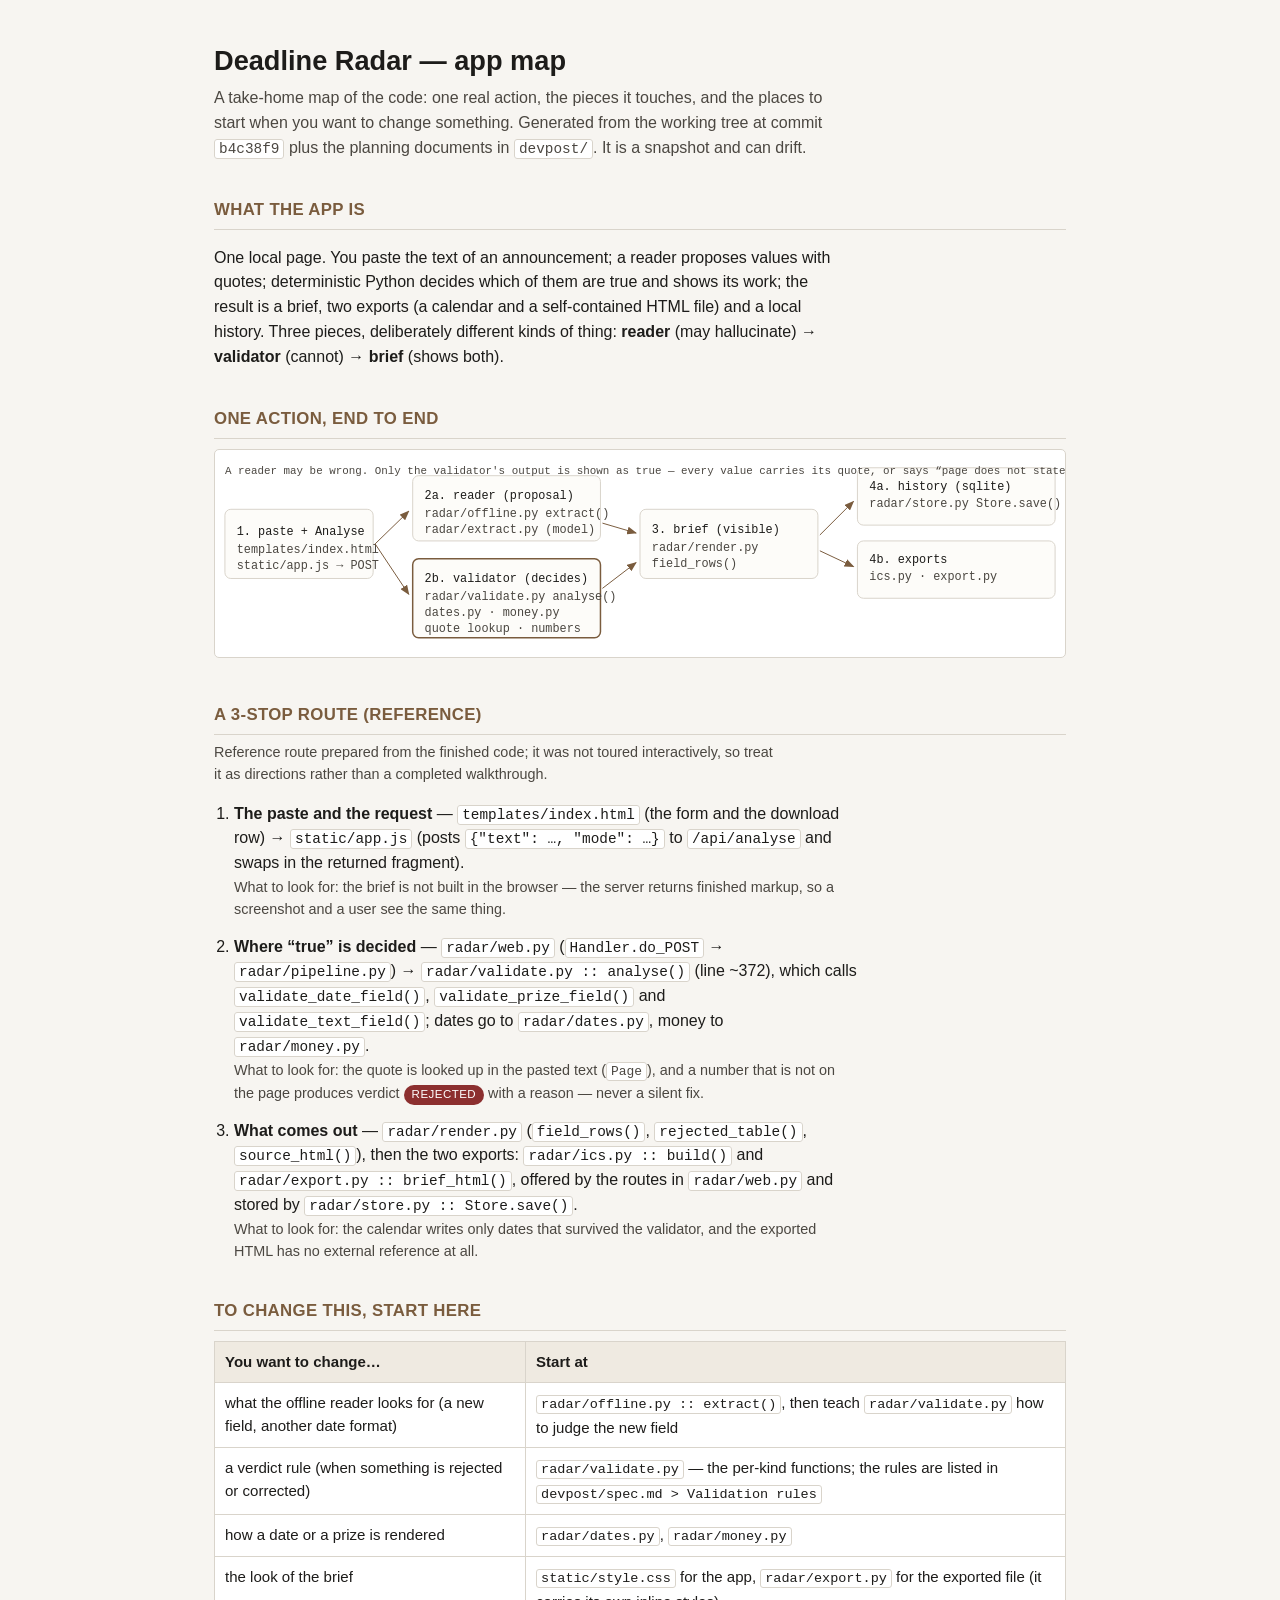
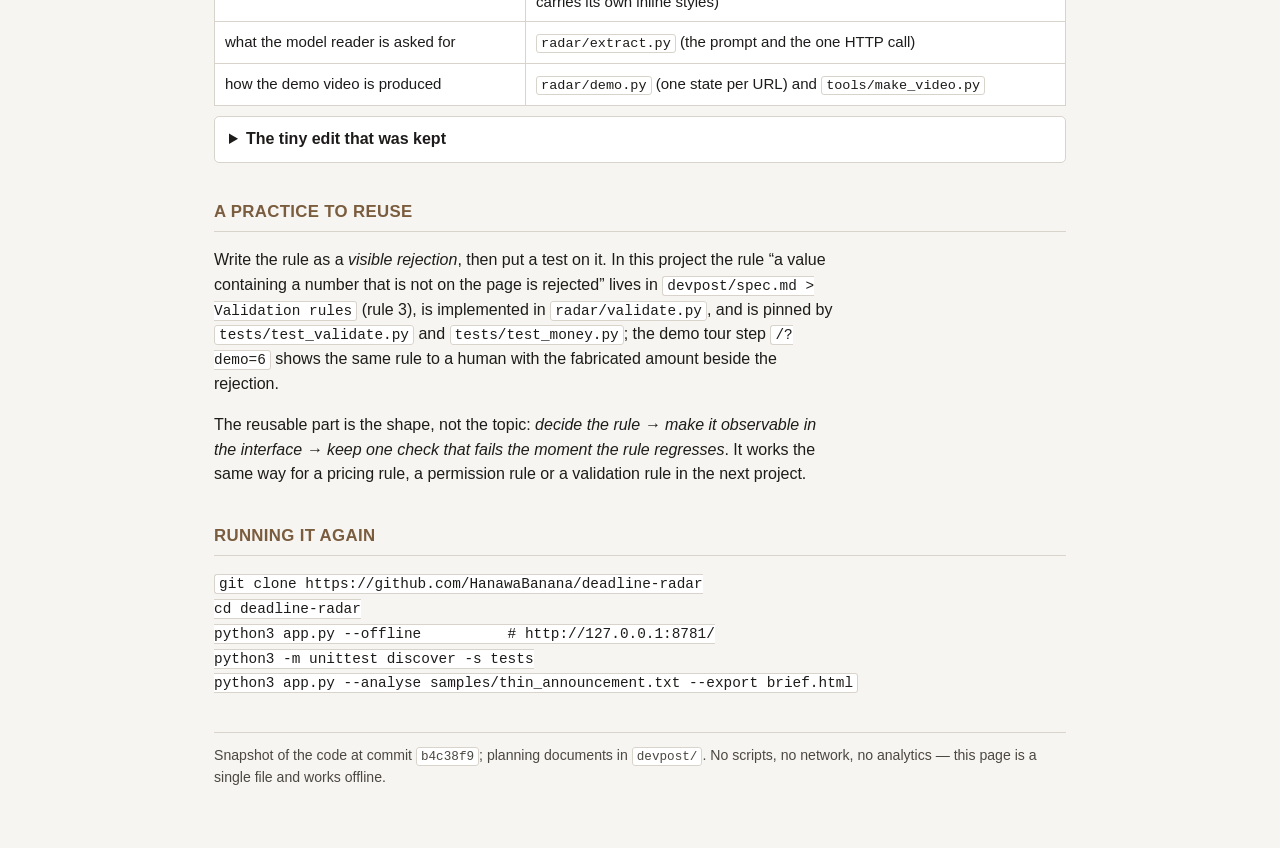
<file: devpost/app-map.html>
<!doctype html>
<html lang="en">
<head>
<meta charset="utf-8">
<meta name="viewport" content="width=device-width, initial-scale=1">
<title>Deadline Radar — app map</title>
<style>
  :root{--ink:#1d1c1a;--paper:#f7f5f1;--line:#d9d4cb;--accent:#7a5c3e;
        --accepted:#2f6b46;--corrected:#8a5a12;--rejected:#8c2f2f;--missing:#6b6b6b;}
  *{box-sizing:border-box}
  body{margin:0;background:var(--paper);color:var(--ink);
       font:16px/1.55 -apple-system,BlinkMacSystemFont,"Segoe UI",Roboto,Helvetica,Arial,sans-serif}
  main{max-width:900px;margin:0 auto;padding:40px 24px 72px}
  h1{font-size:1.7rem;margin:0 0 4px}
  h2{font-size:1.05rem;letter-spacing:.02em;text-transform:uppercase;color:var(--accent);
     margin:36px 0 10px;border-bottom:1px solid var(--line);padding-bottom:6px}
  p,li{max-width:70ch}
  code,kbd{font-family:ui-monospace,SFMono-Regular,Menlo,monospace;font-size:.9em;
           background:#fff;border:1px solid var(--line);border-radius:3px;padding:1px 4px}
  .pill{display:inline-block;font-size:.72rem;letter-spacing:.04em;text-transform:uppercase;
        border-radius:10px;padding:1px 8px;color:#fff}
  .a{background:var(--accepted)}.c{background:var(--corrected)}.r{background:var(--rejected)}.m{background:var(--missing)}
  .lede{color:#4b4741;margin-top:0}
  ol.route{padding-left:20px}
  ol.route li{margin-bottom:14px}
  .where{display:block;color:#4b4741;font-size:.9rem}
  details{background:#fff;border:1px solid var(--line);border-radius:5px;padding:10px 14px;margin:10px 0}
  summary{cursor:pointer;font-weight:600}
  table{border-collapse:collapse;width:100%;background:#fff}
  th,td{border:1px solid var(--line);padding:8px 10px;text-align:left;vertical-align:top;font-size:.94rem}
  th{background:#efeae1;font-weight:600}
  footer{margin-top:36px;color:#4b4741;font-size:.88rem;border-top:1px solid var(--line);padding-top:12px}
  svg{max-width:100%;height:auto;background:#fff;border:1px solid var(--line);border-radius:5px}
</style>
</head>
<body>
<main>
  <h1>Deadline Radar — app map</h1>
  <p class="lede">A take-home map of the code: one real action, the pieces it touches, and
  the places to start when you want to change something. Generated from the working tree at
  commit <code>b4c38f9</code> plus the planning documents in <code>devpost/</code>.
  It is a snapshot and can drift.</p>

  <h2>What the app is</h2>
  <p>One local page. You paste the text of an announcement; a reader proposes values with
  quotes; deterministic Python decides which of them are true and shows its work; the result
  is a brief, two exports (a calendar and a self-contained HTML file) and a local history.
  Three pieces, deliberately different kinds of thing: <strong>reader</strong> (may
  hallucinate) → <strong>validator</strong> (cannot) → <strong>brief</strong> (shows
  both).</p>

  <h2>One action, end to end</h2>
  <svg viewBox="0 0 860 210" role="img" aria-label="Paste text becomes a proposal, the validator decides, and the brief plus exports and history come out">
    <defs>
      <marker id="ar" markerWidth="10" markerHeight="8" refX="9" refY="4" orient="auto">
        <path d="M0,0 L10,4 L0,8 z" fill="#7a5c3e"/>
      </marker>
    </defs>
    <g font-family="ui-monospace,Menlo,monospace" font-size="12" fill="#1d1c1a">
      <rect x="10" y="60" width="150" height="70" rx="6" fill="#fdfcf9" stroke="#d9d4cb"/>
      <text x="22" y="86">1. paste + Analyse</text>
      <text x="22" y="104" fill="#4b4741">templates/index.html</text>
      <text x="22" y="120" fill="#4b4741">static/app.js → POST</text>

      <rect x="200" y="26" width="190" height="66" rx="6" fill="#fdfcf9" stroke="#d9d4cb"/>
      <text x="212" y="50">2a. reader (proposal)</text>
      <text x="212" y="68" fill="#4b4741">radar/offline.py extract()</text>
      <text x="212" y="84" fill="#4b4741">radar/extract.py (model)</text>

      <rect x="200" y="110" width="190" height="80" rx="6" fill="#fdfcf9" stroke="#7a5c3e" stroke-width="1.5"/>
      <text x="212" y="134">2b. validator (decides)</text>
      <text x="212" y="152" fill="#4b4741">radar/validate.py analyse()</text>
      <text x="212" y="168" fill="#4b4741">dates.py · money.py</text>
      <text x="212" y="184" fill="#4b4741">quote lookup · numbers</text>

      <rect x="430" y="60" width="180" height="70" rx="6" fill="#fdfcf9" stroke="#d9d4cb"/>
      <text x="442" y="84">3. brief (visible)</text>
      <text x="442" y="102" fill="#4b4741">radar/render.py</text>
      <text x="442" y="118" fill="#4b4741">field_rows()</text>

      <rect x="650" y="18" width="200" height="58" rx="6" fill="#fdfcf9" stroke="#d9d4cb"/>
      <text x="662" y="40">4a. history (sqlite)</text>
      <text x="662" y="58" fill="#4b4741">radar/store.py Store.save()</text>

      <rect x="650" y="92" width="200" height="58" rx="6" fill="#fdfcf9" stroke="#d9d4cb"/>
      <text x="662" y="114">4b. exports</text>
      <text x="662" y="132" fill="#4b4741">ics.py · export.py</text>

      <line x1="162" y1="95" x2="196" y2="62" stroke="#7a5c3e" marker-end="url(#ar)"/>
      <line x1="162" y1="95" x2="196" y2="146" stroke="#7a5c3e" marker-end="url(#ar)"/>
      <line x1="392" y1="74" x2="426" y2="84" stroke="#7a5c3e" marker-end="url(#ar)"/>
      <line x1="392" y1="140" x2="426" y2="114" stroke="#7a5c3e" marker-end="url(#ar)"/>
      <line x1="612" y1="86" x2="646" y2="52" stroke="#7a5c3e" marker-end="url(#ar)"/>
      <line x1="612" y1="102" x2="646" y2="118" stroke="#7a5c3e" marker-end="url(#ar)"/>
      <text x="10" y="24" font-size="11" fill="#4b4741">A reader may be wrong. Only the validator's output is shown as true — every value carries its quote, or says “page does not state”.</text>
    </g>
  </svg>

  <h2>A 3-stop route (reference)</h2>
  <p class="stop-note" style="color:#4b4741;font-size:.9rem;margin-top:-4px">
  Reference route prepared from the finished code; it was not toured interactively, so treat it as
  directions rather than a completed walkthrough.</p>
  <ol class="route">
    <li>
      <strong>The paste and the request</strong> — <code>templates/index.html</code> (the form
      and the download row) → <code>static/app.js</code> (posts
      <code>{"text": …, "mode": …}</code> to <code>/api/analyse</code> and swaps in the returned
      fragment).
      <span class="where">What to look for: the brief is not built in the browser — the server
      returns finished markup, so a screenshot and a user see the same thing.</span>
    </li>
    <li>
      <strong>Where “true” is decided</strong> — <code>radar/web.py</code>
      (<code>Handler.do_POST</code> → <code>radar/pipeline.py</code>) →
      <code>radar/validate.py :: analyse()</code> (line ~372), which calls
      <code>validate_date_field()</code>, <code>validate_prize_field()</code> and
      <code>validate_text_field()</code>; dates go to <code>radar/dates.py</code>, money to
      <code>radar/money.py</code>.
      <span class="where">What to look for: the quote is looked up in the pasted text
      (<code>Page</code>), and a number that is not on the page produces verdict
      <span class="pill r">rejected</span> with a reason — never a silent fix.</span>
    </li>
    <li>
      <strong>What comes out</strong> — <code>radar/render.py</code>
      (<code>field_rows()</code>, <code>rejected_table()</code>, <code>source_html()</code>),
      then the two exports: <code>radar/ics.py :: build()</code> and
      <code>radar/export.py :: brief_html()</code>, offered by the routes in
      <code>radar/web.py</code> and stored by <code>radar/store.py :: Store.save()</code>.
      <span class="where">What to look for: the calendar writes only dates that survived the
      validator, and the exported HTML has no external reference at all.</span>
    </li>
  </ol>

  <h2>To change this, start here</h2>
  <table>
    <tr><th>You want to change…</th><th>Start at</th></tr>
    <tr><td>what the offline reader looks for (a new field, another date format)</td>
        <td><code>radar/offline.py :: extract()</code>, then teach <code>radar/validate.py</code> how to judge the new field</td></tr>
    <tr><td>a verdict rule (when something is rejected or corrected)</td>
        <td><code>radar/validate.py</code> — the per-kind functions; the rules are listed in <code>devpost/spec.md &gt; Validation rules</code></td></tr>
    <tr><td>how a date or a prize is rendered</td>
        <td><code>radar/dates.py</code>, <code>radar/money.py</code></td></tr>
    <tr><td>the look of the brief</td>
        <td><code>static/style.css</code> for the app, <code>radar/export.py</code> for the exported file (it carries its own inline styles)</td></tr>
    <tr><td>what the model reader is asked for</td>
        <td><code>radar/extract.py</code> (the prompt and the one HTTP call)</td></tr>
    <tr><td>how the demo video is produced</td>
        <td><code>radar/demo.py</code> (one state per URL) and <code>tools/make_video.py</code></td></tr>
  </table>

  <details>
    <summary>The tiny edit that was kept</summary>
    <p>During this build pass the download row gained a second link
    (<code>Download brief (.html)</code>) in <code>radar/render.py :: result_html()</code>,
    pointing at <code>/api/analysis/&lt;id&gt;.html</code>. Visible effect: after an analysis, the
    head of the brief offers both files. The check that it worked:
    <code>tests/test_api.py</code> asserts the link and the attachment headers, and
    <code>tests/test_export.py</code> asserts the exported document has no external reference.</p>
  </details>

  <h2>A practice to reuse</h2>
  <p>Write the rule as a <em>visible rejection</em>, then put a test on it. In this project the
  rule “a value containing a number that is not on the page is rejected” lives in
  <code>devpost/spec.md &gt; Validation rules</code> (rule 3), is implemented in
  <code>radar/validate.py</code>, and is pinned by <code>tests/test_validate.py</code> and
  <code>tests/test_money.py</code>; the demo tour step <code>/?demo=6</code> shows the same rule
  to a human with the fabricated amount beside the rejection.</p>
  <p>The reusable part is the shape, not the topic: <em>decide the rule → make it observable in
  the interface → keep one check that fails the moment the rule regresses</em>. It works the same
  way for a pricing rule, a permission rule or a validation rule in the next project.</p>

  <h2>Running it again</h2>
  <pre><code>git clone https://github.com/HanawaBanana/deadline-radar
cd deadline-radar
python3 app.py --offline          # http://127.0.0.1:8781/
python3 -m unittest discover -s tests
python3 app.py --analyse samples/thin_announcement.txt --export brief.html</code></pre>

  <footer>
    Snapshot of the code at commit <code>b4c38f9</code>; planning documents in
    <code>devpost/</code>. No scripts, no network, no analytics — this page is a single file and
    works offline.
  </footer>
</main>
</body>
</html>
</file>
